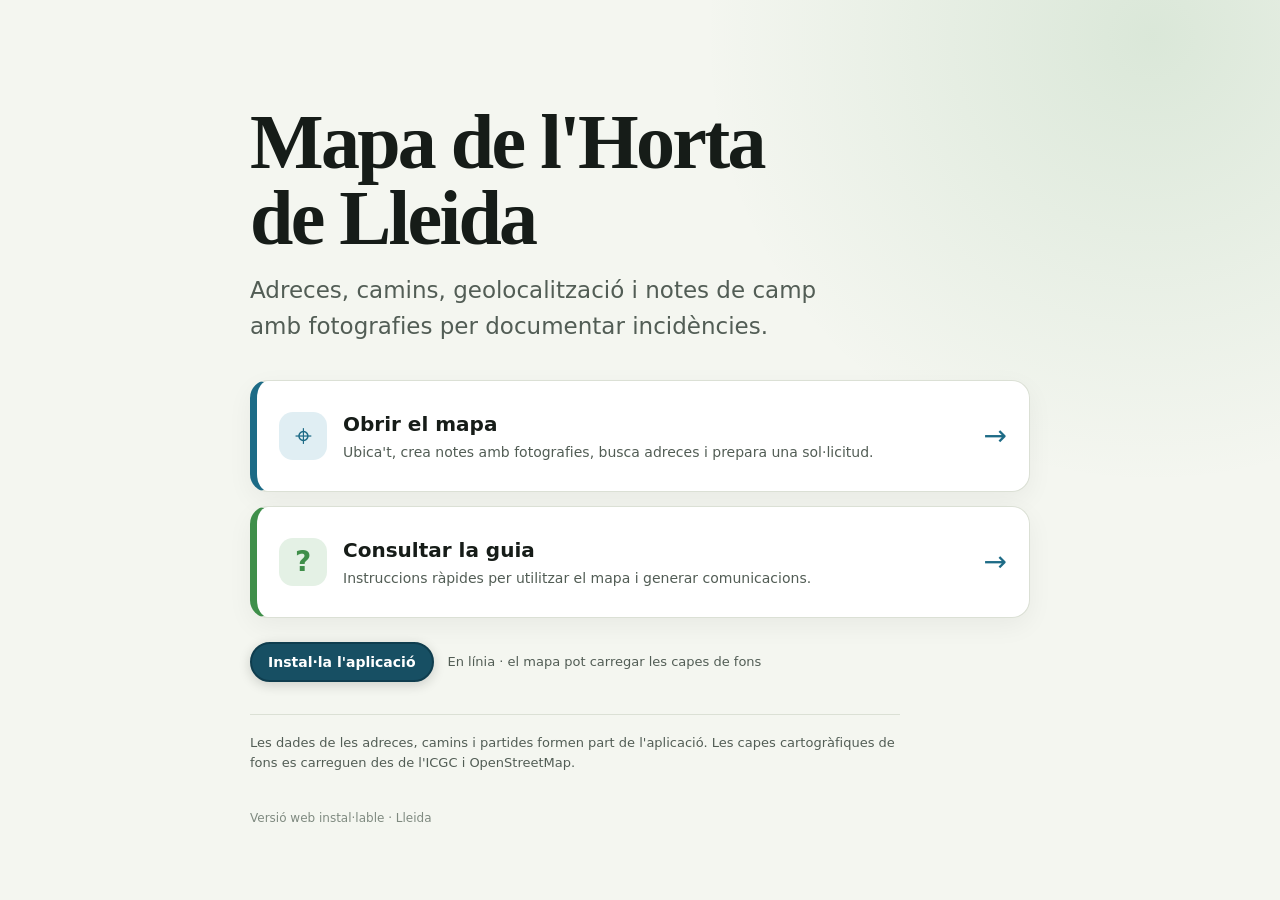
<file: index.html>
<!doctype html>
<html lang="ca">
<head>
  <meta charset="utf-8">
  <meta name="viewport" content="width=device-width, initial-scale=1, viewport-fit=cover">
  <meta name="theme-color" content="#1d6b86">
  <meta name="description" content="Mapa, geolocalització, notes de camp, adreces i camins de l'Horta de Lleida.">
  <link rel="manifest" href="manifest.webmanifest">
  <link rel="icon" href="icons/icon-192.png" type="image/png">
  <link rel="apple-touch-icon" href="icons/icon-180.png">
  <link rel="stylesheet" href="app.css">
  <title>Mapa de l'Horta de Lleida</title>
</head>
<body class="pwa-home-page">
  <main class="pwa-home">
    <h1>Mapa de l'Horta<br>de Lleida</h1>
    <p class="pwa-lede">Adreces, camins, geolocalització i notes de camp amb fotografies per documentar incidències.</p>

    <section class="pwa-launch-grid" aria-label="Seccions de l'aplicació">
      <a class="pwa-launch-card pwa-map-card" href="mapa.html">
        <span class="pwa-card-icon" aria-hidden="true">⌖</span>
        <span>
          <strong>Obrir el mapa</strong>
          <small>Ubica't, crea notes amb fotografies, busca adreces i prepara una sol·licitud.</small>
        </span>
        <span class="pwa-arrow" aria-hidden="true">→</span>
      </a>
      <a class="pwa-launch-card pwa-guide-card" href="guia.html">
        <span class="pwa-card-icon" aria-hidden="true">?</span>
        <span>
          <strong>Consultar la guia</strong>
          <small>Instruccions ràpides per utilitzar el mapa i generar comunicacions.</small>
        </span>
        <span class="pwa-arrow" aria-hidden="true">→</span>
      </a>
    </section>

    <div class="pwa-actions">
      <button id="install-app" class="pwa-install" type="button" hidden>Instal·la l'aplicació</button>
      <span id="connection-status" class="pwa-status" role="status">Comprovant connexió…</span>
    </div>

    <p class="pwa-note">Les dades de les adreces, camins i partides formen part de l'aplicació. Les capes cartogràfiques de fons es carreguen des de l'ICGC i OpenStreetMap.</p>
  </main>
  <footer class="pwa-footer">Versió web instal·lable · Lleida</footer>
  <script src="app-shell.js" defer></script>
</body>
</html>
</file>
<file: app.css>
:root{
  --pwa-ink:#161c18;
  --pwa-soft:#525d55;
  --pwa-paper:#f4f6f0;
  --pwa-surface:#ffffff;
  --pwa-line:#dbe0d5;
  --pwa-accent:#1d6b86;
  --pwa-green:#3f8f4a;
  --pwa-focus:#c2621a;
  --pwa-install-bg:#174f63;
  --pwa-install-text:#ffffff;
  --pwa-install-border:#0f3d4e;
}
*{box-sizing:border-box}
.pwa-home-page{
  min-height:100vh;
  min-height:100dvh;
  margin:0;
  background:
    radial-gradient(circle at 90% 4%, rgba(63,143,74,.14), transparent 28rem),
    var(--pwa-paper);
  color:var(--pwa-ink);
  font:400 16px/1.55 system-ui,-apple-system,"Segoe UI",sans-serif;
}
.pwa-home{
  width:min(100% - 32px, 780px);
  margin:0 auto;
  padding:clamp(52px,10vh,110px) 0 36px;
}
.pwa-kicker{color:var(--pwa-accent);font-size:12px;font-weight:750;letter-spacing:.12em;text-transform:uppercase}
.pwa-home h1{margin:14px 0 16px;font:700 clamp(42px,8vw,78px)/.98 Georgia,"Times New Roman",serif;letter-spacing:-.035em}
.pwa-lede{max-width:600px;margin:0 0 36px;color:var(--pwa-soft);font-size:clamp(18px,3vw,23px)}
.pwa-launch-grid{display:grid;gap:14px}
.pwa-launch-card{display:grid;grid-template-columns:auto 1fr auto;align-items:center;gap:16px;min-height:112px;padding:22px;border:1px solid var(--pwa-line);border-radius:18px;color:inherit;text-decoration:none;background:var(--pwa-surface);box-shadow:0 8px 26px rgba(22,28,24,.05);transition:transform .16s ease,box-shadow .16s ease,border-color .16s ease}
.pwa-launch-card:hover{transform:translateY(-2px);border-color:var(--pwa-accent);box-shadow:0 12px 32px rgba(22,28,24,.1)}
.pwa-launch-card:focus-visible,.pwa-install:focus-visible,.pwa-home-link:focus-visible{outline:3px solid var(--pwa-focus);outline-offset:3px}
.pwa-map-card{border-left:7px solid var(--pwa-accent)}
.pwa-guide-card{border-left:7px solid var(--pwa-green)}
.pwa-card-icon{display:grid;place-items:center;width:48px;height:48px;border-radius:14px;background:#e0eef3;color:var(--pwa-accent);font-size:30px;line-height:1}
.pwa-guide-card .pwa-card-icon{background:#e4f1e5;color:var(--pwa-green);font-size:28px;font-weight:700}
.pwa-launch-card strong{display:block;font-size:20px}
.pwa-launch-card small{display:block;margin-top:3px;color:var(--pwa-soft);font-size:14px;line-height:1.4}
.pwa-arrow{font-size:28px;color:var(--pwa-accent)}
.pwa-actions{display:flex;align-items:center;gap:14px;flex-wrap:wrap;margin-top:24px}
.pwa-install{border:2px solid var(--pwa-install-border);border-radius:999px;padding:10px 16px;background:var(--pwa-install-bg);color:var(--pwa-install-text);font:700 14px system-ui,sans-serif;box-shadow:0 3px 12px rgba(22,28,24,.18);cursor:pointer}
.pwa-status{color:var(--pwa-soft);font-size:13px}
.pwa-note{max-width:650px;margin:32px 0 0;padding-top:18px;border-top:1px solid var(--pwa-line);color:var(--pwa-soft);font-size:13px}
.pwa-footer{width:min(100% - 32px,780px);margin:0 auto;padding:0 0 30px;color:#7f8a80;font-size:12px}

.pwa-nav{position:fixed;z-index:5000;top:12px;right:14px;display:flex;align-items:center;gap:3px;padding:4px;border:1px solid rgba(194,201,187,.9);border-radius:999px;background:rgba(255,255,255,.88);box-shadow:0 5px 18px rgba(22,28,24,.12);backdrop-filter:blur(12px)}
.pwa-nav a{padding:7px 11px;border-radius:999px;color:#525d55;text-decoration:none;font:600 12px/1 system-ui,sans-serif;white-space:nowrap}
.pwa-nav a:hover,.pwa-nav a[aria-current="page"]{background:#1d6b86;color:#fff}
.pwa-home-link{position:fixed;z-index:5000;right:14px;bottom:14px;padding:9px 13px;border-radius:999px;background:#161c18;color:#fff;text-decoration:none;font:650 12px/1 system-ui,sans-serif;box-shadow:0 5px 18px rgba(22,28,24,.22)}
body.pwa-guide-page .wrap{padding-top:96px}
@media (max-width:820px){
  .pwa-nav{top:auto;right:50%;bottom:12px;transform:translateX(50%)}
  .pwa-nav a{padding:10px 13px}
  .pwa-home-link{right:12px;bottom:68px}
  body.pwa-guide-page .wrap{padding-top:42px;padding-bottom:120px}
}
@media (prefers-color-scheme:dark){
  .pwa-home-page{--pwa-ink:#e9ede6;--pwa-soft:#a6b0a4;--pwa-paper:#10140f;--pwa-surface:#181d17;--pwa-line:#2c352b;--pwa-accent:#63b8d4;--pwa-green:#79c882;--pwa-install-bg:#7bc9e1;--pwa-install-text:#071014;--pwa-install-border:#a9e0f0}
  .pwa-card-icon{background:#16303a}
  .pwa-guide-card .pwa-card-icon{background:#1b3020}
  .pwa-nav{background:rgba(24,29,23,.9);border-color:#3d473c}
  .pwa-nav a{color:#a6b0a4}
  .pwa-home-link{background:#e9ede6;color:#10140f}
}
@media (prefers-reduced-motion:reduce){.pwa-launch-card{transition:none}}
</file>
